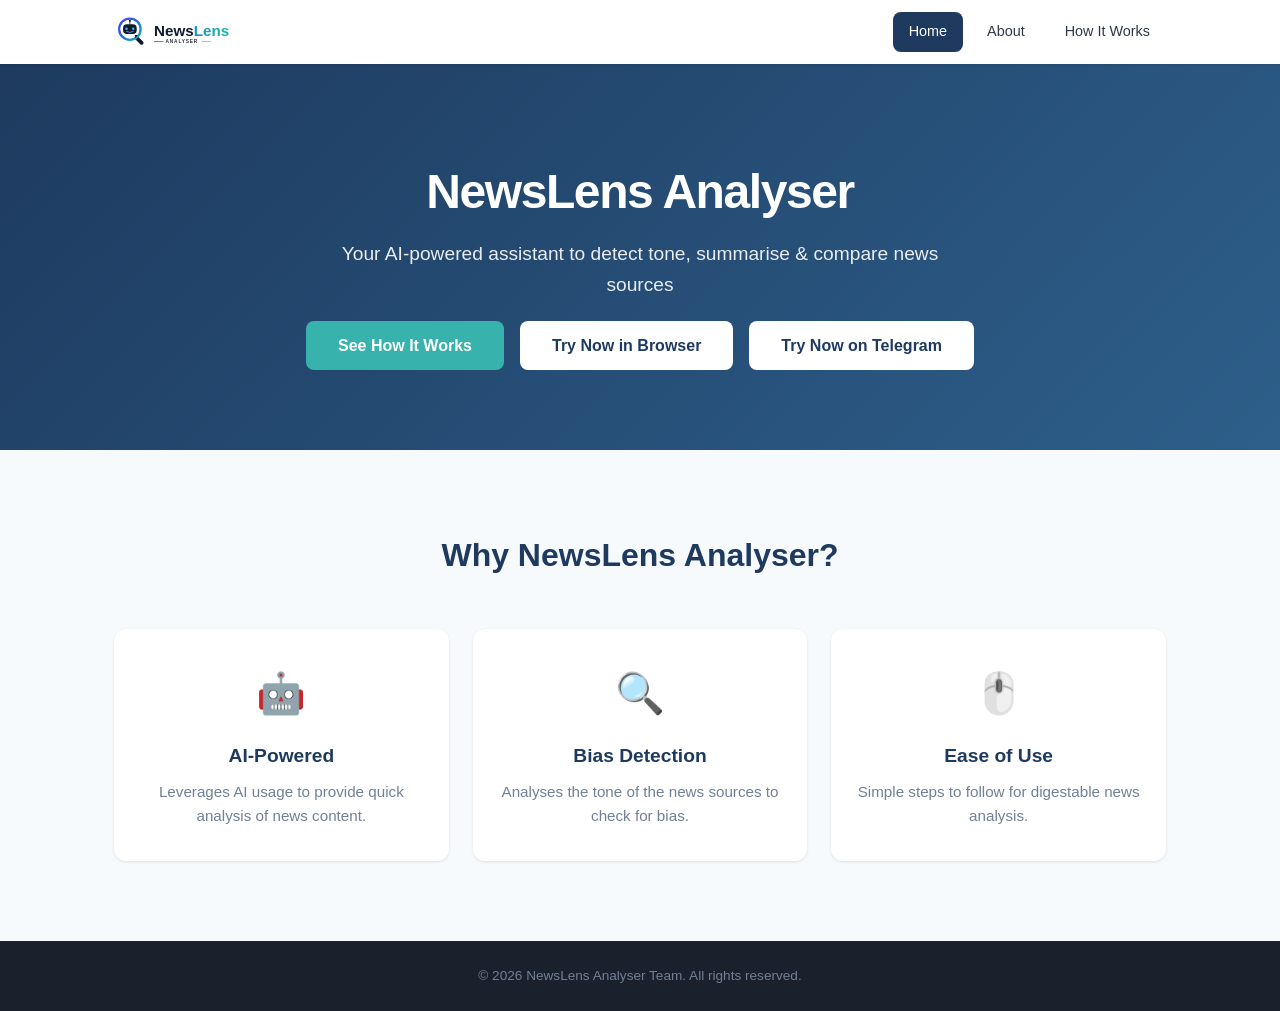
<file: index.html>
<!DOCTYPE html>
<html lang="en">
<head>
  <meta charset="UTF-8">
  <meta name="viewport" content="width=device-width, initial-scale=1.0">
  <meta name="description" content="NewsLens Analyser - Your AI-powered assistant to detect tone, summarise & compare news sources">
  <title>NewsLens Analyser</title>
  <link rel="stylesheet" href="css/style.css">
</head>
<body>
  <header class="header">
    <div class="container header__inner">
      <a href="index.html" class="logo">
        <img src="images/newslens-logo-horizontal.svg" alt="NewsLens Analyser" class="logo__img">
      </a>
      <button class="nav-toggle" aria-label="Toggle navigation" aria-expanded="false">
        <span class="nav-toggle__bar"></span>
        <span class="nav-toggle__bar"></span>
        <span class="nav-toggle__bar"></span>
      </button>
      <nav class="nav" aria-label="Main navigation">
        <ul class="nav__list">
          <li class="nav__item"><a href="index.html" class="nav__link nav__link--active">Home</a></li>
          <li class="nav__item"><a href="about.html" class="nav__link">About</a></li>
          <li class="nav__item"><a href="how-it-works.html" class="nav__link">How It Works</a></li>
        </ul>
      </nav>
    </div>
  </header>

  <main>
    <section class="hero">
      <div class="container hero__inner">
        <h1 class="hero__title">NewsLens Analyser</h1>
        <p class="hero__tagline">Your AI-powered assistant to detect tone, summarise & compare news sources</p>
        <div class="hero__buttons">
          <a href="how-it-works.html" class="btn btn--primary">See How It Works</a>
          <a href="https://cdn.botpress.cloud/webchat/v3.6/shareable.html?configUrl=https://files.bpcontent.cloud/2026/07/07/11/20260707114132-YMGT2XUH.json" target="_blank" rel="noopener" class="btn btn--secondary">Try Now in Browser</a>
          <a href="https://t.me/newslens_analyser_bot" target="_blank" rel="noopener" class="btn btn--secondary">Try Now on Telegram</a>
        </div>
      </div>
    </section>

    <section class="overview">
      <div class="container">
        <h2 class="section-title">Why NewsLens Analyser?</h2>
        <div class="cards">
          <div class="card">
            <div class="card__icon">&#x1F916;</div>
            <h3 class="card__title">AI-Powered</h3>
            <p class="card__text">Leverages AI usage to provide quick analysis of news content.</p>
          </div>
          <div class="card">
            <div class="card__icon">&#x1F50D;</div>
            <h3 class="card__title">Bias Detection</h3>
            <p class="card__text">Analyses the tone of the news sources to check for bias.</p>
          </div>
          <div class="card">
            <div class="card__icon">&#x1F5B1;&#xFE0F;</div>
            <h3 class="card__title">Ease of Use</h3>
            <p class="card__text">Simple steps to follow for digestable news analysis.</p>
          </div>
        </div>
      </div>
    </section>
  </main>

  <footer class="footer">
    <div class="container footer__inner">
      <p class="footer__text">&copy; 2026 NewsLens Analyser Team. All rights reserved.</p>
    </div>
  </footer>

  <script src="js/script.js"></script>
</body>
</html>
</file>
<file: css/style.css>
:root {
  --color-primary: #1e3a5f;
  --color-primary-light: #2d5f8a;
  --color-accent: #38b2ac;
  --color-accent-dark: #2c9a94;
  --color-text: #2d3748;
  --color-text-light: #718096;
  --color-bg: #f7fafc;
  --color-bg-alt: #edf2f7;
  --color-white: #ffffff;
  --color-dark: #1a202c;

  --shadow-sm: 0 1px 3px rgba(0, 0, 0, 0.1);
  --shadow-md: 0 4px 12px rgba(0, 0, 0, 0.1);
  --shadow-lg: 0 8px 24px rgba(0, 0, 0, 0.12);
  --shadow-xl: 0 12px 36px rgba(0, 0, 0, 0.15);

  --radius: 8px;
  --radius-lg: 12px;
  --radius-xl: 16px;

  --font-sans: -apple-system, BlinkMacSystemFont, 'Segoe UI', Roboto, 'Helvetica Neue', Arial, sans-serif;
  --container-max: 1100px;
  --header-height: 64px;
}

*,
*::before,
*::after {
  margin: 0;
  padding: 0;
  box-sizing: border-box;
}

html {
  scroll-behavior: smooth;
}

body {
  font-family: var(--font-sans);
  font-size: 16px;
  line-height: 1.6;
  color: var(--color-text);
  background: var(--color-bg);
  min-height: 100vh;
  display: flex;
  flex-direction: column;
}

main {
  flex: 1;
}

a {
  color: var(--color-primary-light);
  text-decoration: none;
}

a:hover {
  color: var(--color-accent);
}

img {
  max-width: 100%;
  display: block;
}

.container {
  width: 100%;
  max-width: var(--container-max);
  margin: 0 auto;
  padding: 0 24px;
}

.header {
  position: sticky;
  top: 0;
  z-index: 100;
  background: var(--color-white);
  box-shadow: var(--shadow-sm);
  height: var(--header-height);
}

.header__inner {
  display: flex;
  align-items: center;
  justify-content: space-between;
  height: 100%;
}

.logo {
  display: flex;
  align-items: center;
}

.logo__img {
  display: block;
  height: 36px;
  width: auto;
}

.nav-toggle {
  display: none;
  flex-direction: column;
  gap: 5px;
  background: none;
  border: none;
  cursor: pointer;
  padding: 4px;
}

.nav-toggle__bar {
  display: block;
  width: 24px;
  height: 2px;
  background: var(--color-text);
  border-radius: 2px;
  transition: transform 0.3s, opacity 0.3s;
}

.nav-toggle--active .nav-toggle__bar:nth-child(1) {
  transform: translateY(7px) rotate(45deg);
}

.nav-toggle--active .nav-toggle__bar:nth-child(2) {
  opacity: 0;
}

.nav-toggle--active .nav-toggle__bar:nth-child(3) {
  transform: translateY(-7px) rotate(-45deg);
}

.nav__list {
  display: flex;
  list-style: none;
  gap: 8px;
}

.nav__link {
  display: block;
  padding: 8px 16px;
  font-size: 0.9rem;
  font-weight: 500;
  color: var(--color-text);
  border-radius: var(--radius);
  transition: background 0.2s, color 0.2s;
}

.nav__link:hover {
  background: var(--color-bg-alt);
  color: var(--color-primary);
}

.nav__link--active {
  background: var(--color-primary);
  color: var(--color-white);
}

.nav__link--active:hover {
  background: var(--color-primary-light);
  color: var(--color-white);
}

.hero {
  background: linear-gradient(135deg, var(--color-primary), var(--color-primary-light));
  color: var(--color-white);
  padding: 100px 0 80px;
  text-align: center;
}

.hero__inner {
  display: flex;
  flex-direction: column;
  align-items: center;
  gap: 20px;
}

.hero__buttons {
  display: flex;
  gap: 16px;
  flex-wrap: wrap;
  justify-content: center;
}

.hero__title {
  font-size: 3rem;
  font-weight: 800;
  letter-spacing: -0.03em;
  line-height: 1.15;
}

.hero__tagline {
  font-size: 1.2rem;
  max-width: 600px;
  opacity: 0.9;
}

.btn {
  display: inline-block;
  padding: 12px 32px;
  font-size: 1rem;
  font-weight: 600;
  border-radius: var(--radius);
  border: none;
  cursor: pointer;
  transition: background 0.2s, transform 0.15s, box-shadow 0.2s;
}

.btn:hover {
  transform: translateY(-1px);
  box-shadow: var(--shadow-md);
}

.btn:active {
  transform: translateY(0);
}

.btn--primary {
  background: var(--color-accent);
  color: var(--color-white);
}

.btn--primary:hover {
  background: var(--color-accent-dark);
}

.btn--secondary {
  background: var(--color-white);
  color: var(--color-primary);
}

.btn--secondary:hover {
  background: var(--color-bg-alt);
  color: var(--color-primary);
}

.section {
  padding: 80px 0;
}

.section--alt {
  background: var(--color-white);
}

.overview {
  padding: 80px 0;
}

.section-title {
  font-size: 2rem;
  font-weight: 700;
  color: var(--color-primary);
  text-align: center;
  margin-bottom: 48px;
}

.text-block {
  max-width: 720px;
  margin: 0 auto 16px;
  font-size: 1.05rem;
  color: var(--color-text-light);
  line-height: 1.7;
}

.cards {
  display: grid;
  grid-template-columns: repeat(auto-fit, minmax(280px, 1fr));
  gap: 24px;
}

.card {
  background: var(--color-white);
  border-radius: var(--radius-lg);
  padding: 32px 24px;
  box-shadow: var(--shadow-sm);
  text-align: center;
  transition: transform 0.2s, box-shadow 0.2s;
}

.card:hover {
  transform: translateY(-4px);
  box-shadow: var(--shadow-md);
}

.card__icon {
  font-size: 2.5rem;
  margin-bottom: 16px;
}

.card__avatar {
  width: 80px;
  height: 80px;
  border-radius: 50%;
  background: var(--color-bg-alt);
  margin: 0 auto 16px;
}

.card__title {
  font-size: 1.2rem;
  font-weight: 600;
  color: var(--color-primary);
  margin-bottom: 8px;
}

.card__subtitle {
  font-size: 0.9rem;
  color: var(--color-accent);
  margin-bottom: 12px;
  font-weight: 500;
}

.card__text {
  font-size: 0.95rem;
  color: var(--color-text-light);
  line-height: 1.6;
}

.page-header {
  background: linear-gradient(135deg, var(--color-primary), var(--color-primary-light));
  color: var(--color-white);
  padding: 60px 0;
  text-align: center;
}

.page-header__title {
  font-size: 2.5rem;
  font-weight: 800;
  margin-bottom: 12px;
}

.page-header__subtitle {
  font-size: 1.1rem;
  opacity: 0.9;
  max-width: 520px;
  margin: 0 auto;
}

.contact-details {
  max-width: 400px;
  margin: 0 auto;
  display: flex;
  flex-direction: column;
  gap: 16px;
}

.contact-item {
  display: flex;
  align-items: center;
  gap: 12px;
  font-size: 1.05rem;
  color: var(--color-text);
  justify-content: center;
}

.contact-item__icon {
  font-size: 1.5rem;
}

.features-grid {
  display: grid;
  grid-template-columns: repeat(auto-fit, minmax(300px, 1fr));
  gap: 24px;
}

.card--feature {
  text-align: left;
}

.card--feature .card__title {
  text-align: center;
}

.card--feature .card__icon {
  text-align: center;
}

.steps {
  display: flex;
  flex-direction: column;
  gap: 32px;
  max-width: 720px;
  margin: 0 auto;
}

.step {
  display: flex;
  flex-direction: column;
  gap: 8px;
  padding: 24px;
  background: var(--color-white);
  border-radius: var(--radius-lg);
  box-shadow: var(--shadow-sm);
  border-left: 4px solid var(--color-accent);
}

.step__number {
  display: inline-flex;
  align-items: center;
  justify-content: center;
  width: 36px;
  height: 36px;
  border-radius: 50%;
  background: var(--color-accent);
  color: var(--color-white);
  font-weight: 700;
  font-size: 1rem;
  margin-bottom: 4px;
}

.step__title {
  font-size: 1.2rem;
  font-weight: 600;
  color: var(--color-primary);
}

.step__text {
  color: var(--color-text-light);
  line-height: 1.6;
}

.footer {
  background: var(--color-dark);
  color: var(--color-text-light);
  padding: 24px 0;
  margin-top: auto;
}

.footer__inner {
  text-align: center;
}

.footer__text {
  font-size: 0.85rem;
}

@media (max-width: 768px) {
  .hero__title {
    font-size: 2rem;
  }

  .hero {
    padding: 60px 0 48px;
  }

  .nav-toggle {
    display: flex;
  }

  .nav {
    position: fixed;
    top: var(--header-height);
    left: 0;
    right: 0;
    background: var(--color-white);
    box-shadow: var(--shadow-md);
    padding: 16px 24px;
    transform: translateY(-110%);
    transition: transform 0.3s;
  }

  .nav--open {
    transform: translateY(0);
  }

  .nav__list {
    flex-direction: column;
    gap: 4px;
  }
}
</file>
